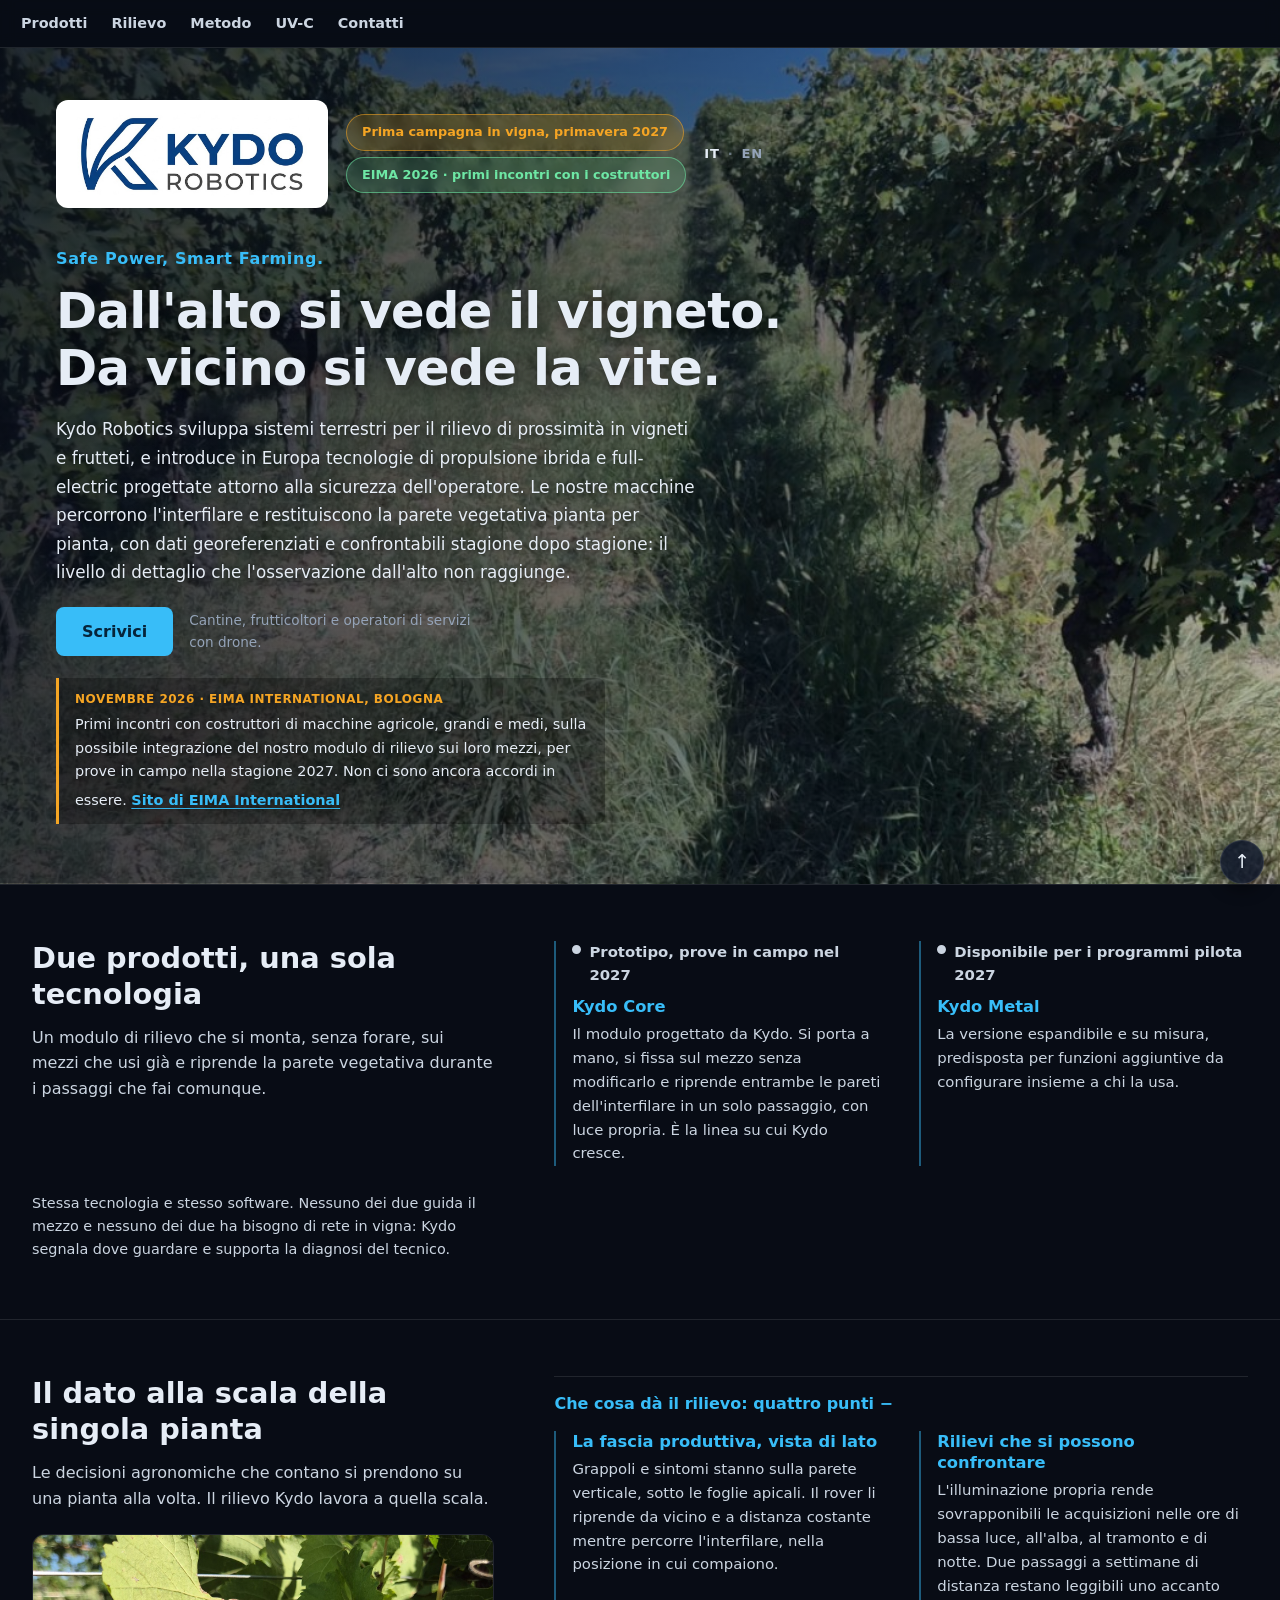
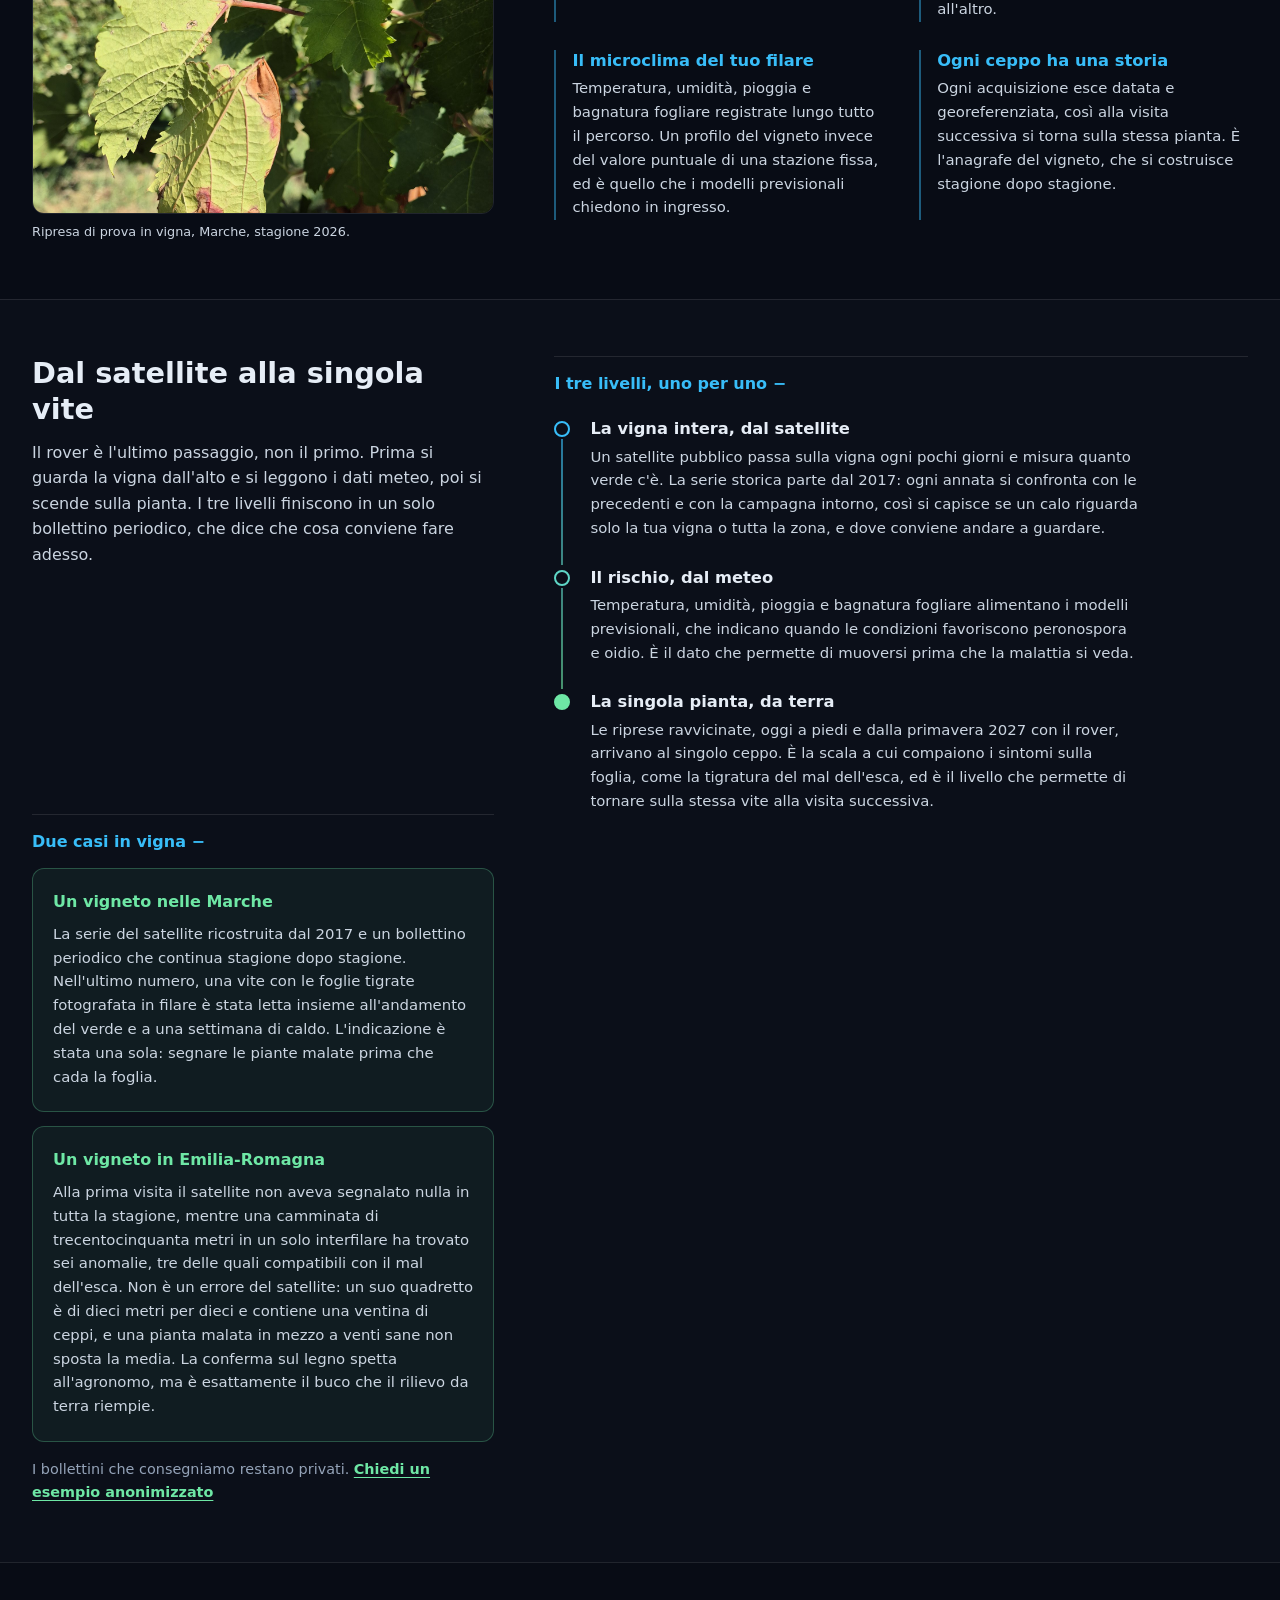
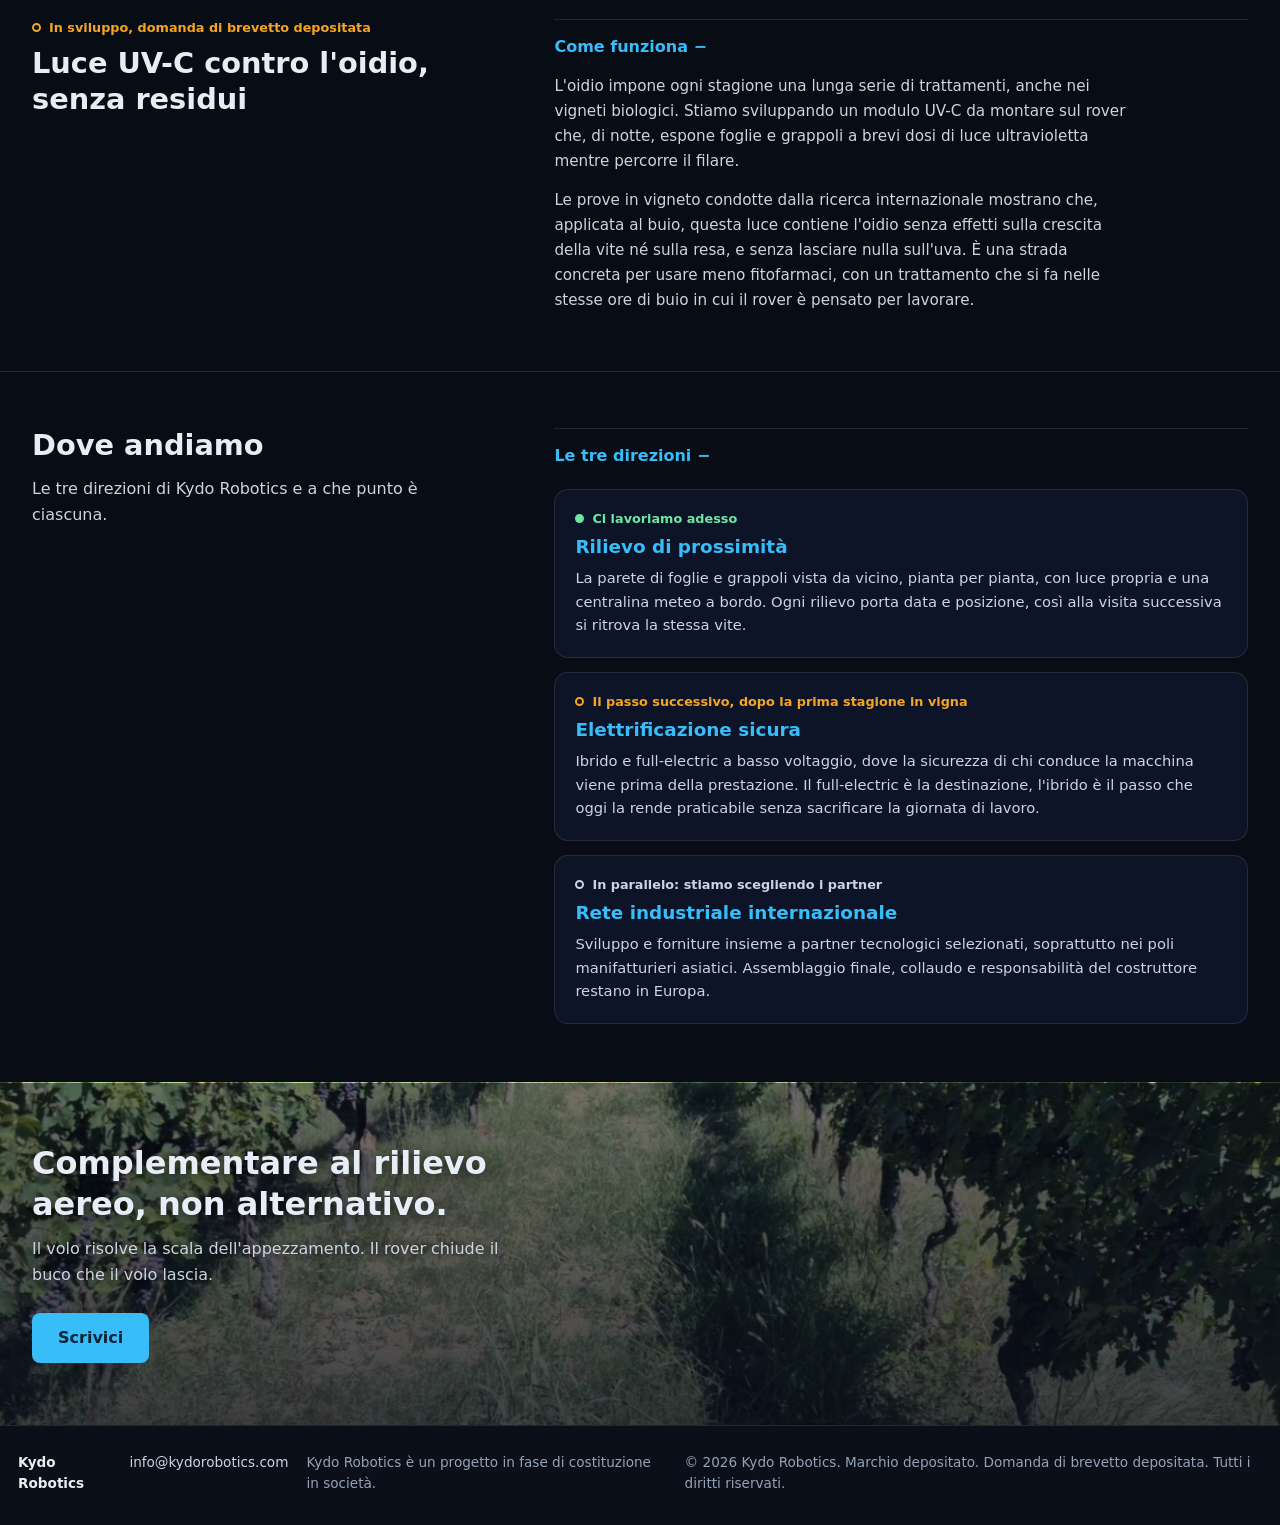
<file: index.html>
<!DOCTYPE html>
<html lang="it">
<head>
    <meta charset="UTF-8">
    <meta name="viewport" content="width=device-width, initial-scale=1.0">
    <title>Kydo Robotics, robotica di prossimità per vigneti e frutteti</title>
    <meta name="description" content="Kydo Robotics sviluppa sistemi terrestri per il rilievo di prossimità in vigneti e frutteti, e introduce in Europa propulsione ibrida e full-electric progettata attorno alla sicurezza dell'operatore. A EIMA 2026 i primi incontri con i costruttori di macchine agricole.">
    <meta name="theme-color" content="#0b0f19">

    <!-- Google Site Verification -->
    <meta name="google-site-verification" content="y5C2DoxCR-_3h6pQVan7bYae3rRYLBRr70b8vzcpdQ8" />

    <!-- Anteprima social -->
    <meta property="og:title" content="Kydo Robotics, robotica di prossimità per vigneti e frutteti">
    <meta property="og:description" content="Dall'alto si vede il vigneto. Da vicino si vede la vite. Rilievo di prossimità e propulsione sicura per la viticoltura. EIMA 2026: primi incontri con i costruttori.">
    <meta property="og:type" content="website">
    <meta property="og:locale" content="it_IT">
    <meta property="og:url" content="https://kydorobotics.com/">
    <meta property="og:image" content="https://kydorobotics.com/image/logo-icon.jpg">

    <link rel="alternate" hreflang="it" href="https://kydorobotics.com/">
    <link rel="alternate" hreflang="en" href="https://kydorobotics.com/en/">
    <link rel="alternate" hreflang="x-default" href="https://kydorobotics.com/">
    <link rel="canonical" href="https://kydorobotics.com/">

    <link rel="icon" href="image/logo-icon.jpg">
    <link rel="stylesheet" href="style.css?v=17">
</head>
<body id="top">

    <!-- ============ Menu delle sezioni (28/11/2026) ============ -->
    <nav class="site-nav" aria-label="Sezioni del sito">
        <ul class="site-nav-list">
            <li><a href="#prodotti">Prodotti</a></li>
            <li><a href="#rilievo">Rilievo</a></li>
            <li><a href="#metodo">Metodo</a></li>
            <li><a href="#uvc">UV-C</a></li>
            <li><a href="#contatti">Contatti</a></li>
        </ul>
    </nav>

    <!-- ============ Apertura ============ -->
    <div class="hero">
        <div class="hero-inner">

            <header class="hero-text">
                <div class="header-top">
                    <a class="logo-wrapper" href="/" aria-label="Kydo Robotics, torna alla home">
                        <img src="image/logo-icon.jpg" alt="Kydo Robotics" class="logo-lockup" width="892" height="324">
                    </a>
                    <div class="badges">
                        <p class="launch-badge">Prima campagna in vigna, primavera 2027</p>
                        <a class="news-badge" href="#eima">EIMA 2026 · primi incontri con i costruttori</a>
                    </div>
                    <p class="lang-switch">
                        <span aria-current="true">IT</span>
                        <a href="en/" hreflang="en" lang="en">EN</a>
                    </p>
                </div>

                <p class="payoff">Safe Power, Smart Farming.</p>

                <h1 class="main-title">Dall'alto si vede il vigneto.<br>Da vicino si vede la vite.</h1>

                <p class="main-description">
                    Kydo Robotics sviluppa sistemi terrestri per il rilievo di prossimità in vigneti e frutteti,
                    e introduce in Europa tecnologie di propulsione ibrida e full-electric progettate attorno
                    alla sicurezza dell'operatore. Le nostre macchine percorrono l'interfilare e restituiscono
                    la parete vegetativa pianta per pianta, con dati georeferenziati e confrontabili stagione
                    dopo stagione: il livello di dettaglio che l'osservazione dall'alto non raggiunge.
                </p>

                <p class="hero-cta">
                    <a class="button" href="mailto:info@kydorobotics.com">Scrivici</a>
                    <span class="cta-note">Cantine, frutticoltori e operatori di servizi con drone.</span>
                </p>

                <!-- Novità: EIMA 2026. Nessun nome di costruttore, nessun accordo in essere. -->
                <p class="hero-news" id="eima">
                    <span class="hero-news-label">Novembre 2026 · EIMA International, Bologna</span>
                    Primi incontri con costruttori di macchine agricole, grandi e medi, sulla possibile
                    integrazione del nostro modulo di rilievo sui loro mezzi, per prove in campo nella
                    stagione 2027. Non ci sono ancora accordi in essere.
                    <a class="hero-news-link" href="https://www.eima.it/it/index.php" target="_blank" rel="noopener">Sito di EIMA International</a>
                </p>
            </header>


        </div>
    </div>

    <!-- ============ Due prodotti (decisione del 28/11/2026). Nessuna immagine di prodotto. ============ -->
    <section class="value products" id="prodotti">
        <div class="value-inner">

            <div class="value-intro">
                <h2 class="section-title">Due prodotti, una sola tecnologia</h2>
                <p class="section-lead">
                    Un modulo di rilievo che si monta, senza forare, sui mezzi che usi già
                    e riprende la parete vegetativa durante i passaggi che fai comunque.
                </p>
            </div>

            <div class="value-grid">

                <article class="value-item">
                    <p class="pillar-status pillar-status-attivo">Prototipo, prove in campo nel 2027</p>
                    <h3 class="value-title">Kydo Core</h3>
                    <p>
                        Il modulo progettato da Kydo. Si porta a mano, si fissa sul mezzo senza
                        modificarlo e riprende entrambe le pareti dell'interfilare in un solo passaggio,
                        con luce propria. È la linea su cui Kydo cresce.
                    </p>
                </article>

                <article class="value-item">
                    <p class="pillar-status pillar-status-attivo">Disponibile per i programmi pilota 2027</p>
                    <h3 class="value-title">Kydo Metal</h3>
                    <p>
                        La versione espandibile e su misura, predisposta per funzioni aggiuntive
                        da configurare insieme a chi la usa.
                    </p>
                </article>

            </div>

            <p class="products-note">
                Stessa tecnologia e stesso software. Nessuno dei due guida il mezzo e nessuno dei due
                ha bisogno di rete in vigna: Kydo segnala dove guardare e supporta la diagnosi del tecnico.
            </p>

        </div>
    </section>

    <!-- ============ Cosa porta a casa il cliente ============ -->
    <section class="value" id="rilievo">
        <div class="value-inner">

            <div class="value-intro">
                <h2 class="section-title">Il dato alla scala della singola pianta</h2>
                <p class="section-lead">
                    Le decisioni agronomiche che contano si prendono su una pianta alla volta.
                    Il rilievo Kydo lavora a quella scala.
                </p>
                <figure class="value-figure">
                    <img class="value-photo" src="image/vigna-parete-foglia.jpg" alt="Parete vegetativa in vigna, foglia con un sintomo sul margine, ripresa da vicino" width="1600" height="1200" loading="lazy">
                    <figcaption class="photo-caption">Ripresa di prova in vigna, Marche, stagione 2026.</figcaption>
                </figure>
            </div>

            <details class="more">
                <summary>Che cosa dà il rilievo: quattro punti</summary>
                <div class="value-grid">
    
                    <article class="value-item">
                        <h3 class="value-title">La fascia produttiva, vista di lato</h3>
                        <p>
                            Grappoli e sintomi stanno sulla parete verticale, sotto le foglie apicali.
                            Il rover li riprende da vicino e a distanza costante mentre percorre l'interfilare,
                            nella posizione in cui compaiono.
                        </p>
                    </article>
    
                    <article class="value-item">
                        <h3 class="value-title">Rilievi che si possono confrontare</h3>
                        <p>
                            L'illuminazione propria rende sovrapponibili le acquisizioni nelle ore di bassa luce,
                            all'alba, al tramonto e di notte. Due passaggi a settimane di distanza restano
                            leggibili uno accanto all'altro.
                        </p>
                    </article>
    
                    <article class="value-item">
                        <h3 class="value-title">Il microclima del tuo filare</h3>
                        <p>
                            Temperatura, umidità, pioggia e bagnatura fogliare registrate lungo tutto il percorso.
                            Un profilo del vigneto invece del valore puntuale di una stazione fissa, ed è quello
                            che i modelli previsionali chiedono in ingresso.
                        </p>
                    </article>
    
                    <article class="value-item">
                        <h3 class="value-title">Ogni ceppo ha una storia</h3>
                        <p>
                            Ogni acquisizione esce datata e georeferenziata, così alla visita successiva si torna
                            sulla stessa pianta. È l'anagrafe del vigneto, che si costruisce stagione dopo stagione.
                        </p>
                    </article>
    
                </div>
            </details>

        </div>
    </section>

    <!-- ============ Il metodo: satellite, meteo, pianta ============ -->
    <section class="method" id="metodo">
        <div class="method-inner">

            <div class="method-intro">
                <h2 class="section-title">Dal satellite alla singola vite</h2>
                <p class="section-lead">
                    Il rover è l'ultimo passaggio, non il primo. Prima si guarda la vigna dall'alto
                    e si leggono i dati meteo, poi si scende sulla pianta. I tre livelli finiscono in un
                    solo bollettino periodico, che dice che cosa conviene fare adesso.
                </p>
            </div>

            <details class="more">
                <summary>I tre livelli, uno per uno</summary>
                <ol class="method-levels">
    
                    <li class="level">
                        <h3 class="level-title">La vigna intera, dal satellite</h3>
                        <p>
                            Un satellite pubblico passa sulla vigna ogni pochi giorni e misura quanto verde c'è.
                            La serie storica parte dal 2017: ogni annata si confronta con le precedenti e con la
                            campagna intorno, così si capisce se un calo riguarda solo la tua vigna o tutta la zona,
                            e dove conviene andare a guardare.
                        </p>
                    </li>
    
                    <li class="level">
                        <h3 class="level-title">Il rischio, dal meteo</h3>
                        <p>
                            Temperatura, umidità, pioggia e bagnatura fogliare alimentano i modelli previsionali,
                            che indicano quando le condizioni favoriscono peronospora e oidio. È il dato che
                            permette di muoversi prima che la malattia si veda.
                        </p>
                    </li>
    
                    <li class="level">
                        <h3 class="level-title">La singola pianta, da terra</h3>
                        <p>
                            Le riprese ravvicinate, oggi a piedi e dalla primavera 2027 con il rover, arrivano
                            al singolo ceppo. È la scala a cui compaiono i sintomi sulla foglia, come la tigratura
                            del mal dell'esca, ed è il livello che permette di tornare sulla stessa vite alla
                            visita successiva.
                        </p>
                    </li>
    
                </ol>
            </details>

            <details class="more">
                <summary>Due casi in vigna</summary>
                <div class="proof-list">
    
                    <aside class="method-proof" aria-label="Il metodo al lavoro, primo vigneto">
                        <p class="proof-title">Un vigneto nelle Marche</p>
                        <p class="proof-text">
                            La serie del satellite ricostruita dal 2017 e un bollettino periodico che continua
                            stagione dopo stagione. Nell'ultimo numero, una vite con le foglie tigrate fotografata
                            in filare è stata letta insieme all'andamento del verde e a una settimana di caldo.
                            L'indicazione è stata una sola: segnare le piante malate prima che cada la foglia.
                        </p>
                    </aside>
    
                    <aside class="method-proof" aria-label="Il metodo al lavoro, secondo vigneto">
                        <p class="proof-title">Un vigneto in Emilia-Romagna</p>
                        <p class="proof-text">
                            Alla prima visita il satellite non aveva segnalato nulla in tutta la stagione, mentre
                            una camminata di trecentocinquanta metri in un solo interfilare ha trovato sei anomalie,
                            tre delle quali compatibili con il mal dell'esca. Non è un errore del satellite: un suo
                            quadretto è di dieci metri per dieci e contiene una ventina di ceppi, e una pianta
                            malata in mezzo a venti sane non sposta la media. La conferma sul legno spetta
                            all'agronomo, ma è esattamente il buco che il rilievo da terra riempie.
                        </p>
                    </aside>
    
                </div>
            </details>

            <p class="proof-cta">
                I bollettini che consegniamo restano privati.
                <a class="proof-link" href="mailto:info@kydorobotics.com?subject=Bollettino%20di%20esempio">Chiedi un esempio anonimizzato</a>
            </p>

        </div>
    </section>

    <!-- ============ UV-C: in sviluppo ============ -->
    <section class="uvc" id="uvc">
        <div class="uvc-inner">

            <div class="uvc-intro">
                <p class="pillar-status pillar-status-prossimo">In sviluppo, domanda di brevetto depositata</p>
                <h2 class="section-title">Luce UV-C contro l'oidio, senza residui</h2>
            </div>

            <details class="more">
                <summary>Come funziona</summary>
                <div class="uvc-text">
                    <p>
                        L'oidio impone ogni stagione una lunga serie di trattamenti, anche nei vigneti biologici.
                        Stiamo sviluppando un modulo UV-C da montare sul rover che, di notte, espone foglie e
                        grappoli a brevi dosi di luce ultravioletta mentre percorre il filare.
                    </p>
                    <p>
                        Le prove in vigneto condotte dalla ricerca internazionale mostrano che, applicata al buio,
                        questa luce contiene l'oidio senza effetti sulla crescita della vite né sulla resa, e senza
                        lasciare nulla sull'uva. È una strada concreta per usare meno fitofarmaci, con un trattamento
                        che si fa nelle stesse ore di buio in cui il rover è pensato per lavorare.
                    </p>
                </div>
            </details>

        </div>
    </section>

    <!-- ============ Dove andiamo: i tre pilastri, spostati dall'apertura il 28/11/2026 ============ -->
    <section class="value directions" id="direzioni">
        <div class="value-inner">
            <div class="value-intro">
                <h2 class="section-title">Dove andiamo</h2>
                <p class="section-lead">Le tre direzioni di Kydo Robotics e a che punto è ciascuna.</p>
            </div>
            <details class="more">
                <summary>Le tre direzioni</summary>
                <section class="pillars pillars-lower" aria-label="I tre pilastri di Kydo Robotics">

                    <article class="pillar">
                        <p class="pillar-status pillar-status-attivo">Ci lavoriamo adesso</p>
                        <h3 class="pillar-title">Rilievo di prossimità</h3>
                        <p class="pillar-text">
                            La parete di foglie e grappoli vista da vicino, pianta per pianta, con luce propria
                            e una centralina meteo a bordo. Ogni rilievo porta data e posizione, così alla visita
                            successiva si ritrova la stessa vite.
                        </p>
                    </article>

                    <article class="pillar">
                        <p class="pillar-status pillar-status-prossimo">Il passo successivo, dopo la prima stagione in vigna</p>
                        <h3 class="pillar-title">Elettrificazione sicura</h3>
                        <p class="pillar-text">
                            Ibrido e full-electric a basso voltaggio, dove la sicurezza di chi conduce la macchina
                            viene prima della prestazione. Il full-electric è la destinazione, l'ibrido è il passo
                            che oggi la rende praticabile senza sacrificare la giornata di lavoro.
                        </p>
                    </article>

                    <article class="pillar">
                        <p class="pillar-status pillar-status-parallelo">In parallelo: stiamo scegliendo i partner</p>
                        <h3 class="pillar-title">Rete industriale internazionale</h3>
                        <p class="pillar-text">
                            Sviluppo e forniture insieme a partner tecnologici selezionati, soprattutto nei poli
                            manifatturieri asiatici. Assemblaggio finale, collaudo e responsabilità del costruttore
                            restano in Europa.
                        </p>
                    </article>

                </section>
            </details>
        </div>
    </section>

    <!-- ============ Chiusura ============ -->
    <section class="closing" id="contatti">
        <div class="closing-inner">
            <p class="closing-line">Complementare al rilievo aereo, non alternativo.</p>
            <p class="closing-text">
                Il volo risolve la scala dell'appezzamento. Il rover chiude il buco che il volo lascia.
            </p>
            <p class="closing-cta">
                <a class="button" href="mailto:info@kydorobotics.com">Scrivici</a>
            </p>
        </div>
    </section>

    <footer class="main-footer">
        <div class="footer-inner">
            <p class="footer-brand">Kydo Robotics</p>
            <p class="footer-contact"><a href="mailto:info@kydorobotics.com">info@kydorobotics.com</a></p>
            <p class="footer-legal">Kydo Robotics è un progetto in fase di costituzione in società.</p>
            <p class="footer-legal">&copy; 2026 Kydo Robotics. Marchio depositato. Domanda di brevetto depositata. Tutti i diritti riservati.</p>
        </div>
    </footer>

    <a class="to-top" href="#top" aria-label="Torna su">&uarr;</a>

    <script>
        /* Su schermi larghi le tendine partono aperte: c'è spazio per leggere tutto. */
        if (window.matchMedia('(min-width: 1024px)').matches) {
            document.querySelectorAll('details.more').forEach(function (d) { d.open = true; });
        }
    </script>

</body>
</html>
</file>
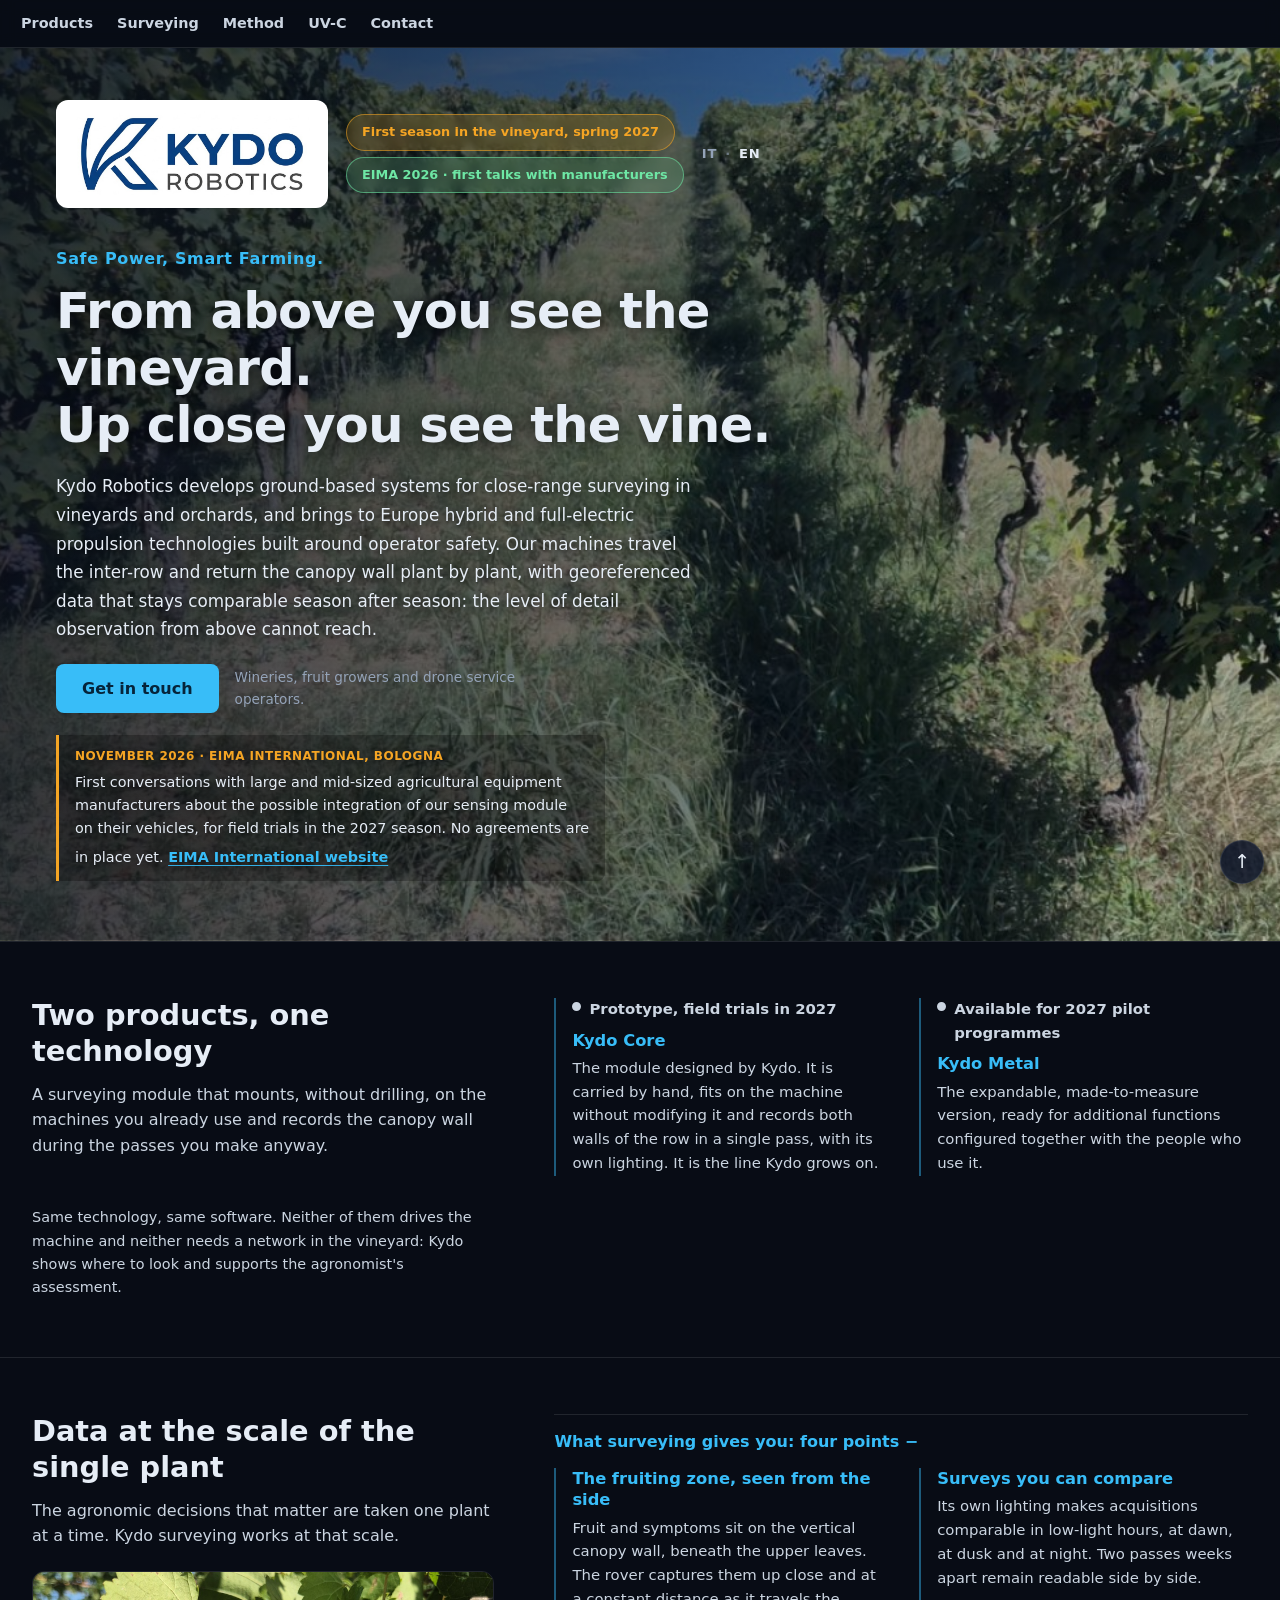
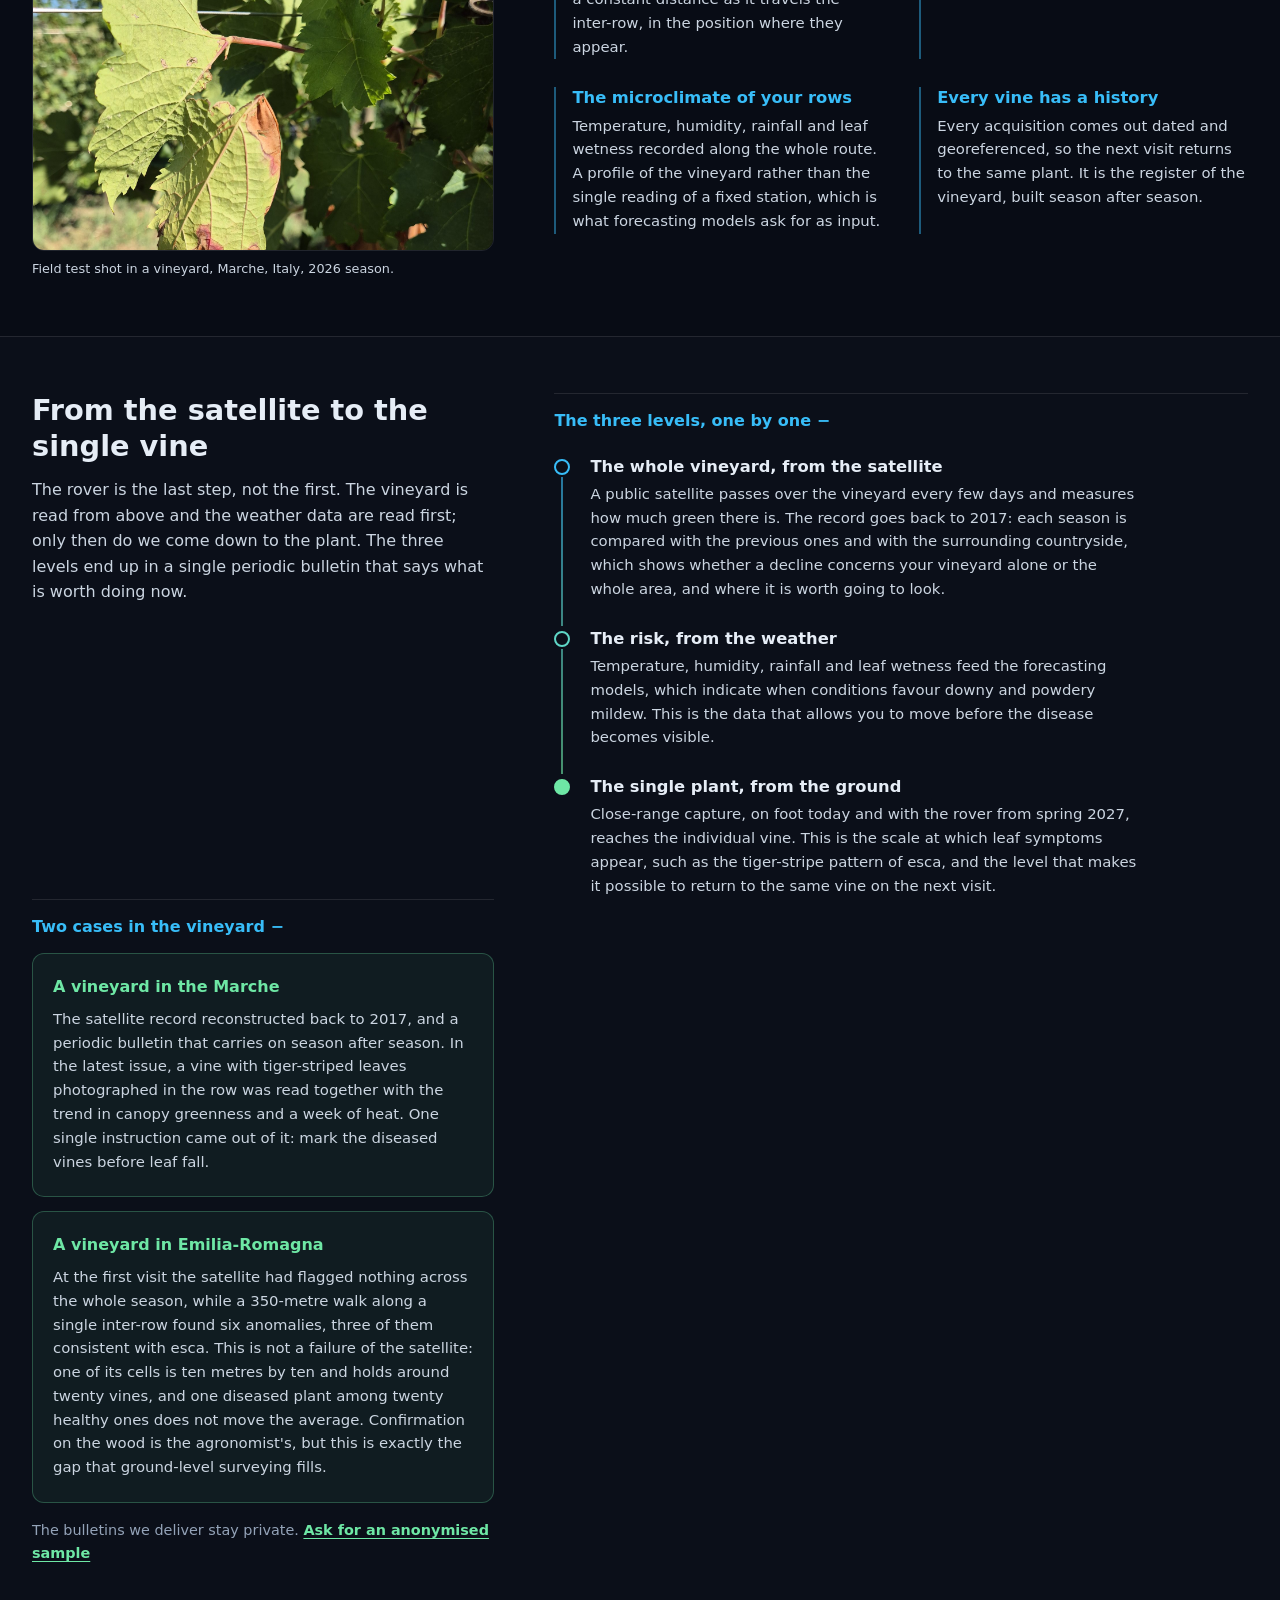
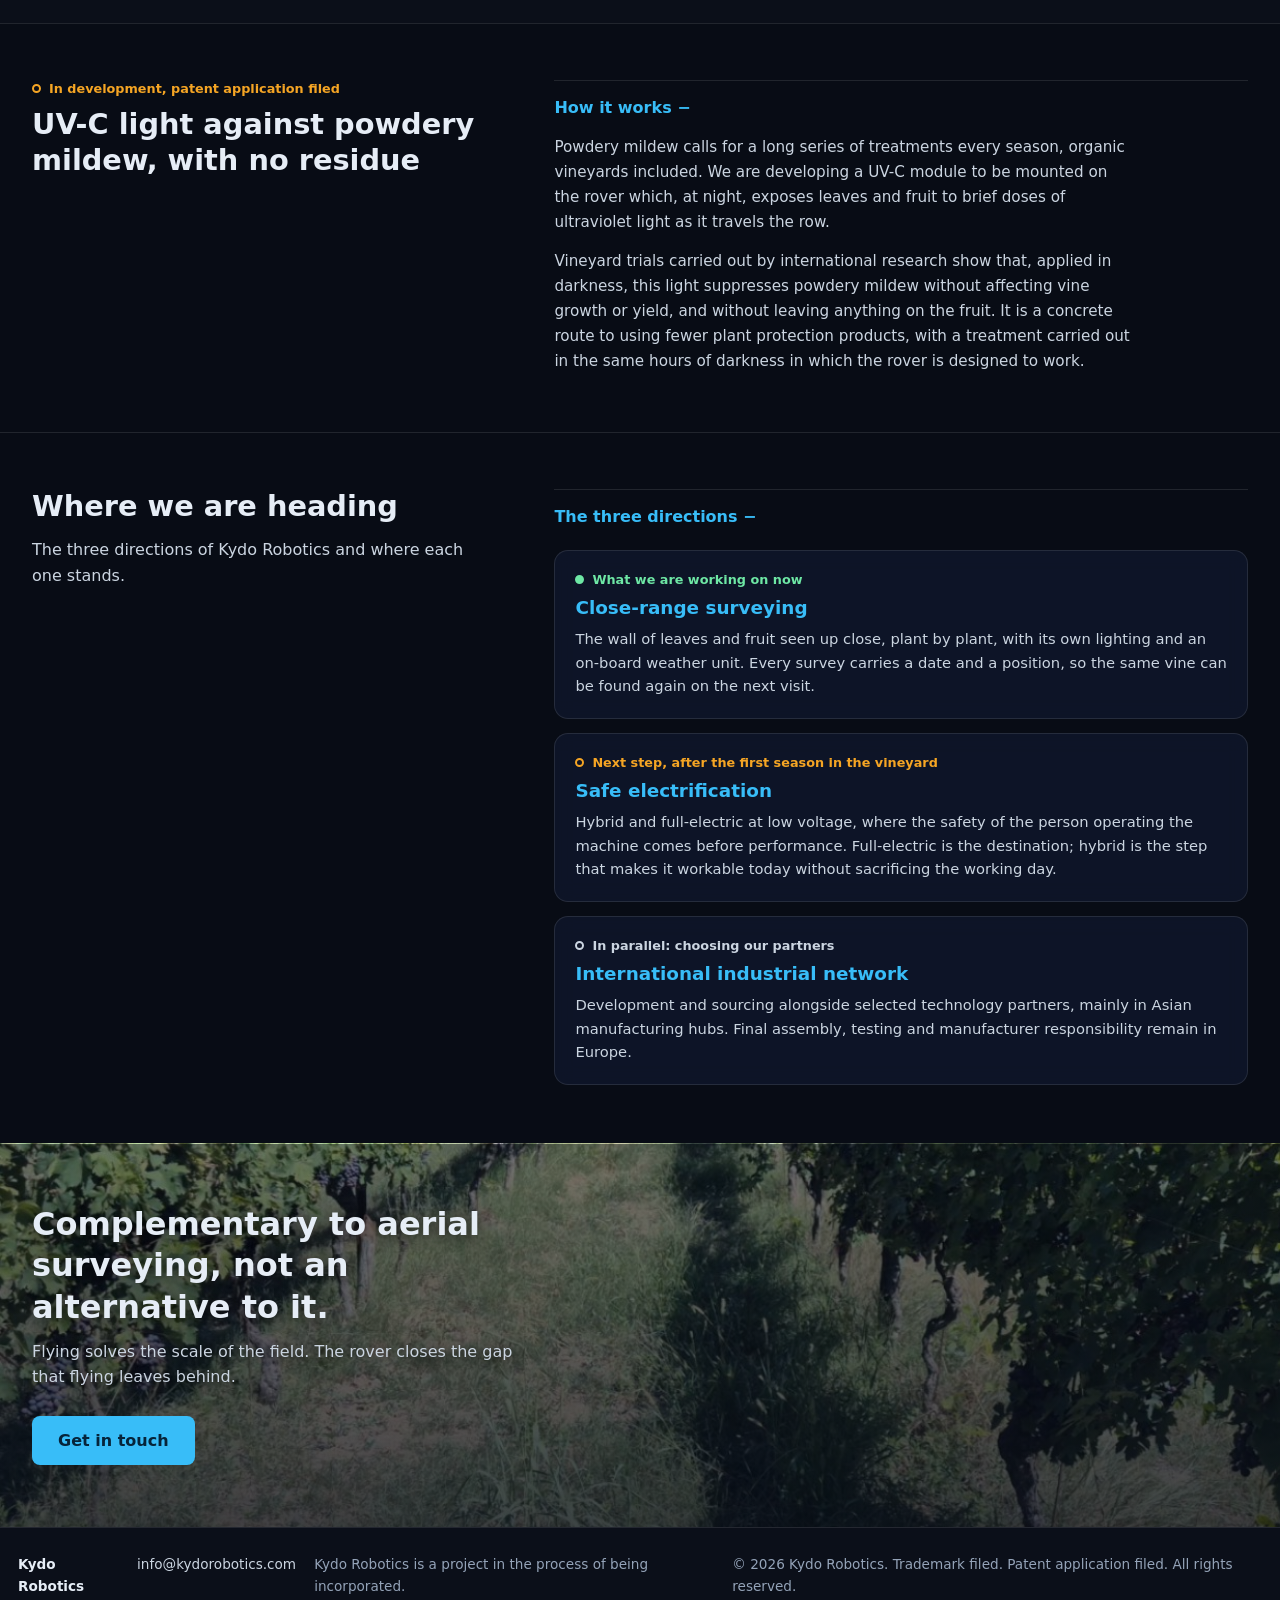
<file: en/index.html>
<html lang="en">
<head>
    <meta charset="UTF-8">
    <meta name="viewport" content="width=device-width, initial-scale=1.0">
    <title>Kydo Robotics, close-range robotics for vineyards and orchards</title>
    <meta name="description" content="Kydo Robotics develops ground-based systems for close-range surveying in vineyards and orchards, and brings to Europe hybrid and full-electric propulsion built around operator safety. At EIMA 2026, first talks with agricultural equipment manufacturers.">
    <meta name="theme-color" content="#0b0f19">

    <!-- Social preview -->
    <meta property="og:title" content="Kydo Robotics, close-range robotics for vineyards and orchards">
    <meta property="og:description" content="From above you see the vineyard. Up close you see the vine. Close-range surveying and safe propulsion for viticulture. EIMA 2026: first talks with manufacturers.">
    <meta property="og:type" content="website">
    <meta property="og:locale" content="en_GB">
    <meta property="og:locale:alternate" content="it_IT">
    <meta property="og:url" content="https://kydorobotics.com/en/">
    <meta property="og:image" content="https://kydorobotics.com/image/logo-icon.jpg">

    <link rel="alternate" hreflang="it" href="https://kydorobotics.com/">
    <link rel="alternate" hreflang="en" href="https://kydorobotics.com/en/">
    <link rel="alternate" hreflang="x-default" href="https://kydorobotics.com/">
    <link rel="canonical" href="https://kydorobotics.com/en/">

    <link rel="icon" href="../image/logo-icon.jpg">
    <link rel="stylesheet" href="../style.css?v=17">
</head>
<body id="top">

    <!-- ============ Menu delle sezioni (28/11/2026) ============ -->
    <nav class="site-nav" aria-label="Site sections">
        <ul class="site-nav-list">
            <li><a href="#products">Products</a></li>
            <li><a href="#surveying">Surveying</a></li>
            <li><a href="#method">Method</a></li>
            <li><a href="#uvc">UV-C</a></li>
            <li><a href="#contact">Contact</a></li>
        </ul>
    </nav>

    <!-- ============ Hero ============ -->
    <div class="hero">
        <div class="hero-inner">

            <header class="hero-text">
                <div class="header-top">
                    <a class="logo-wrapper" href="/en/" aria-label="Kydo Robotics, back to home">
                        <img src="../image/logo-icon.jpg" alt="Kydo Robotics" class="logo-lockup" width="892" height="324">
                    </a>
                    <div class="badges">
                        <p class="launch-badge">First season in the vineyard, spring 2027</p>
                        <a class="news-badge" href="#eima">EIMA 2026 · first talks with manufacturers</a>
                    </div>
                    <p class="lang-switch">
                        <a href="../" hreflang="it" lang="it">IT</a>
                        <span aria-current="true">EN</span>
                    </p>
                </div>

                <p class="payoff">Safe Power, Smart Farming.</p>

                <h1 class="main-title">From above you see the vineyard.<br>Up close you see the vine.</h1>

                <p class="main-description">
                    Kydo Robotics develops ground-based systems for close-range surveying in vineyards and
                    orchards, and brings to Europe hybrid and full-electric propulsion technologies built
                    around operator safety. Our machines travel the inter-row and return the canopy wall
                    plant by plant, with georeferenced data that stays comparable season after season:
                    the level of detail observation from above cannot reach.
                </p>

                <p class="hero-cta">
                    <a class="button" href="mailto:info@kydorobotics.com">Get in touch</a>
                    <span class="cta-note">Wineries, fruit growers and drone service operators.</span>
                </p>

                <!-- News: EIMA 2026. No manufacturer names, no agreements in place. -->
                <p class="hero-news" id="eima">
                    <span class="hero-news-label">November 2026 · EIMA International, Bologna</span>
                    First conversations with large and mid-sized agricultural equipment manufacturers
                    about the possible integration of our sensing module on their vehicles, for field
                    trials in the 2027 season. No agreements are in place yet.
                    <a class="hero-news-link" href="https://www.eima.it/en/index.php" target="_blank" rel="noopener">EIMA International website</a>
                </p>
            </header>


        </div>
    </div>

    <!-- ============ Two products (decision of 28/11/2026). No product images. ============ -->
    <section class="value products" id="products">
        <div class="value-inner">

            <div class="value-intro">
                <h2 class="section-title">Two products, one technology</h2>
                <p class="section-lead">
                    A surveying module that mounts, without drilling, on the machines you already use
                    and records the canopy wall during the passes you make anyway.
                </p>
            </div>

            <div class="value-grid">

                <article class="value-item">
                    <p class="pillar-status pillar-status-attivo">Prototype, field trials in 2027</p>
                    <h3 class="value-title">Kydo Core</h3>
                    <p>
                        The module designed by Kydo. It is carried by hand, fits on the machine without
                        modifying it and records both walls of the row in a single pass, with its own
                        lighting. It is the line Kydo grows on.
                    </p>
                </article>

                <article class="value-item">
                    <p class="pillar-status pillar-status-attivo">Available for 2027 pilot programmes</p>
                    <h3 class="value-title">Kydo Metal</h3>
                    <p>
                        The expandable, made-to-measure version, ready for additional functions
                        configured together with the people who use it.
                    </p>
                </article>

            </div>

            <p class="products-note">
                Same technology, same software. Neither of them drives the machine and neither needs
                a network in the vineyard: Kydo shows where to look and supports the agronomist's assessment.
            </p>

        </div>
    </section>

    <!-- ============ What the customer takes home ============ -->
    <section class="value" id="surveying">
        <div class="value-inner">

            <div class="value-intro">
                <h2 class="section-title">Data at the scale of the single plant</h2>
                <p class="section-lead">
                    The agronomic decisions that matter are taken one plant at a time.
                    Kydo surveying works at that scale.
                </p>
                <figure class="value-figure">
                    <img class="value-photo" src="../image/vigna-parete-foglia.jpg" alt="Vineyard canopy wall, a leaf with a symptom on its margin, photographed at close range" width="1600" height="1200" loading="lazy">
                    <figcaption class="photo-caption">Field test shot in a vineyard, Marche, Italy, 2026 season.</figcaption>
                </figure>
            </div>

            <details class="more">
                <summary>What surveying gives you: four points</summary>
                <div class="value-grid">
    
                    <article class="value-item">
                        <h3 class="value-title">The fruiting zone, seen from the side</h3>
                        <p>
                            Fruit and symptoms sit on the vertical canopy wall, beneath the upper leaves.
                            The rover captures them up close and at a constant distance as it travels the
                            inter-row, in the position where they appear.
                        </p>
                    </article>
    
                    <article class="value-item">
                        <h3 class="value-title">Surveys you can compare</h3>
                        <p>
                            Its own lighting makes acquisitions comparable in low-light hours, at dawn, at
                            dusk and at night. Two passes weeks apart remain readable side by side.
                        </p>
                    </article>
    
                    <article class="value-item">
                        <h3 class="value-title">The microclimate of your rows</h3>
                        <p>
                            Temperature, humidity, rainfall and leaf wetness recorded along the whole route.
                            A profile of the vineyard rather than the single reading of a fixed station, which
                            is what forecasting models ask for as input.
                        </p>
                    </article>
    
                    <article class="value-item">
                        <h3 class="value-title">Every vine has a history</h3>
                        <p>
                            Every acquisition comes out dated and georeferenced, so the next visit returns to
                            the same plant. It is the register of the vineyard, built season after season.
                        </p>
                    </article>
    
                </div>
            </details>

        </div>
    </section>

    <!-- ============ Method: satellite, weather, plant ============ -->
    <section class="method" id="method">
        <div class="method-inner">

            <div class="method-intro">
                <h2 class="section-title">From the satellite to the single vine</h2>
                <p class="section-lead">
                    The rover is the last step, not the first. The vineyard is read from above and the
                    weather data are read first; only then do we come down to the plant. The three levels
                    end up in a single periodic bulletin that says what is worth doing now.
                </p>
            </div>

            <details class="more">
                <summary>The three levels, one by one</summary>
                <ol class="method-levels">
    
                    <li class="level">
                        <h3 class="level-title">The whole vineyard, from the satellite</h3>
                        <p>
                            A public satellite passes over the vineyard every few days and measures how much
                            green there is. The record goes back to 2017: each season is compared with the
                            previous ones and with the surrounding countryside, which shows whether a decline
                            concerns your vineyard alone or the whole area, and where it is worth going to look.
                        </p>
                    </li>
    
                    <li class="level">
                        <h3 class="level-title">The risk, from the weather</h3>
                        <p>
                            Temperature, humidity, rainfall and leaf wetness feed the forecasting models, which
                            indicate when conditions favour downy and powdery mildew. This is the data that
                            allows you to move before the disease becomes visible.
                        </p>
                    </li>
    
                    <li class="level">
                        <h3 class="level-title">The single plant, from the ground</h3>
                        <p>
                            Close-range capture, on foot today and with the rover from spring 2027, reaches the
                            individual vine. This is the scale at which leaf symptoms appear, such as the
                            tiger-stripe pattern of esca, and the level that makes it possible to return to the
                            same vine on the next visit.
                        </p>
                    </li>
    
                </ol>
            </details>

            <details class="more">
                <summary>Two cases in the vineyard</summary>
                <div class="proof-list">
    
                    <aside class="method-proof" aria-label="The method at work, first vineyard">
                        <p class="proof-title">A vineyard in the Marche</p>
                        <p class="proof-text">
                            The satellite record reconstructed back to 2017, and a periodic bulletin that carries
                            on season after season. In the latest issue, a vine with tiger-striped leaves
                            photographed in the row was read together with the trend in canopy greenness and a week
                            of heat. One single instruction came out of it: mark the diseased vines before leaf fall.
                        </p>
                    </aside>
    
                    <aside class="method-proof" aria-label="The method at work, second vineyard">
                        <p class="proof-title">A vineyard in Emilia-Romagna</p>
                        <p class="proof-text">
                            At the first visit the satellite had flagged nothing across the whole season, while a
                            350-metre walk along a single inter-row found six anomalies, three of them consistent
                            with esca. This is not a failure of the satellite: one of its cells is ten metres by ten
                            and holds around twenty vines, and one diseased plant among twenty healthy ones does not
                            move the average. Confirmation on the wood is the agronomist's, but this is exactly the
                            gap that ground-level surveying fills.
                        </p>
                    </aside>
    
                </div>
            </details>

            <p class="proof-cta">
                The bulletins we deliver stay private.
                <a class="proof-link" href="mailto:info@kydorobotics.com?subject=Sample%20bulletin">Ask for an anonymised sample</a>
            </p>

        </div>
    </section>

    <!-- ============ UV-C: in development ============ -->
    <section class="uvc" id="uvc">
        <div class="uvc-inner">

            <div class="uvc-intro">
                <p class="pillar-status pillar-status-prossimo">In development, patent application filed</p>
                <h2 class="section-title">UV-C light against powdery mildew, with no residue</h2>
            </div>

            <details class="more">
                <summary>How it works</summary>
                <div class="uvc-text">
                    <p>
                        Powdery mildew calls for a long series of treatments every season, organic vineyards
                        included. We are developing a UV-C module to be mounted on the rover which, at night,
                        exposes leaves and fruit to brief doses of ultraviolet light as it travels the row.
                    </p>
                    <p>
                        Vineyard trials carried out by international research show that, applied in darkness,
                        this light suppresses powdery mildew without affecting vine growth or yield, and without
                        leaving anything on the fruit. It is a concrete route to using fewer plant protection
                        products, with a treatment carried out in the same hours of darkness in which the rover
                        is designed to work.
                    </p>
                </div>
            </details>

        </div>
    </section>

    <!-- ============ Closing ============ -->
    <!-- ============ Dove andiamo: i tre pilastri, spostati dall'apertura il 28/11/2026 ============ -->
    <section class="value directions" id="directions">
        <div class="value-inner">
            <div class="value-intro">
                <h2 class="section-title">Where we are heading</h2>
                <p class="section-lead">The three directions of Kydo Robotics and where each one stands.</p>
            </div>
            <details class="more">
                <summary>The three directions</summary>
                <section class="pillars pillars-lower" aria-label="The three pillars of Kydo Robotics">

                    <article class="pillar">
                        <p class="pillar-status pillar-status-attivo">What we are working on now</p>
                        <h3 class="pillar-title">Close-range surveying</h3>
                        <p class="pillar-text">
                            The wall of leaves and fruit seen up close, plant by plant, with its own lighting
                            and an on-board weather unit. Every survey carries a date and a position, so the
                            same vine can be found again on the next visit.
                        </p>
                    </article>

                    <article class="pillar">
                        <p class="pillar-status pillar-status-prossimo">Next step, after the first season in the vineyard</p>
                        <h3 class="pillar-title">Safe electrification</h3>
                        <p class="pillar-text">
                            Hybrid and full-electric at low voltage, where the safety of the person operating
                            the machine comes before performance. Full-electric is the destination; hybrid is
                            the step that makes it workable today without sacrificing the working day.
                        </p>
                    </article>

                    <article class="pillar">
                        <p class="pillar-status pillar-status-parallelo">In parallel: choosing our partners</p>
                        <h3 class="pillar-title">International industrial network</h3>
                        <p class="pillar-text">
                            Development and sourcing alongside selected technology partners, mainly in Asian
                            manufacturing hubs. Final assembly, testing and manufacturer responsibility remain
                            in Europe.
                        </p>
                    </article>

                </section>
            </details>
        </div>
    </section>

    <section class="closing" id="contact">
        <div class="closing-inner">
            <p class="closing-line">Complementary to aerial surveying, not an alternative to it.</p>
            <p class="closing-text">
                Flying solves the scale of the field. The rover closes the gap that flying leaves behind.
            </p>
            <p class="closing-cta">
                <a class="button" href="mailto:info@kydorobotics.com">Get in touch</a>
            </p>
        </div>
    </section>

    <footer class="main-footer">
        <div class="footer-inner">
            <p class="footer-brand">Kydo Robotics</p>
            <p class="footer-contact"><a href="mailto:info@kydorobotics.com">info@kydorobotics.com</a></p>
            <p class="footer-legal">Kydo Robotics is a project in the process of being incorporated.</p>
            <p class="footer-legal">&copy; 2026 Kydo Robotics. Trademark filed. Patent application filed. All rights reserved.</p>
        </div>
    </footer>

    <a class="to-top" href="#top" aria-label="Back to top">&uarr;</a>

    <script>
        /* Su schermi larghi le tendine partono aperte: c'è spazio per leggere tutto. */
        if (window.matchMedia('(min-width: 1024px)').matches) {
            document.querySelectorAll('details.more').forEach(function (d) { d.open = true; });
        }
    </script>

</body>
</html>
</file>
<file: style.css>
/* =========================================================
   Kydo Robotics — foglio di stile
   Mobile first: le regole base valgono per lo smartphone,
   le media query aggiungono tablet (>=720px) e desktop (>=1024px).
   ========================================================= */

:root {
    --blu-fondo: #0b0f19;
    --blu-scuro: #080c15;
    --blu-pannello: rgba(15, 23, 42, 0.86);
    --azzurro: #38bdf8;
    --verde: #6ee7a5;
    --ambra: #f5a524;
    --testo: #e6edf6;
    --testo-secondario: #cbd5e1;
    --etichetta: #94a3b8;
    --bordo: rgba(255, 255, 255, 0.10);
    --larghezza: 1280px;
}

*, *::before, *::after {
    box-sizing: border-box;
}

html {
    -webkit-text-size-adjust: 100%;
    scroll-behavior: smooth;
}

body {
    margin: 0;
    font-family: system-ui, 'Segoe UI', Tahoma, Geneva, Verdana, sans-serif;
    color: var(--testo);
    background-color: var(--blu-fondo);
    -webkit-font-smoothing: antialiased;
    line-height: 1.6;
}

img {
    max-width: 100%;
    height: auto;
}

a {
    color: var(--azzurro);
}

a:focus-visible,
.logo-wrapper:focus-visible {
    outline: 3px solid var(--azzurro);
    outline-offset: 3px;
    border-radius: 4px;
}

/* =========================================================
   Apertura
   I percorsi delle immagini sono relativi (image/...), non
   assoluti (/image/...), così funzionano anche in locale e in
   sottocartella. Sotto la foto c'è una sfumatura di riserva:
   se l'immagine manca, la pagina resta leggibile.
   Il velo scuro sopra la foto è più leggero che in precedenza:
   il vigneto si deve vedere, il testo deve restare leggibile.
   ========================================================= */
.hero {
    padding: 26px 18px 34px;
    background-color: var(--blu-fondo);
    background-image:
        linear-gradient(rgba(8, 13, 24, 0.45), rgba(8, 13, 24, 0.72)),
        url('image/vigna-interfilare-sfondo.jpg'),
        radial-gradient(120% 80% at 20% 0%, #1d3a2c 0%, #101a26 55%, #0b0f19 100%);
    background-size: cover, cover, cover;
    background-position: center, center, center;
    background-repeat: no-repeat, no-repeat, no-repeat;
}

.hero-inner {
    max-width: var(--larghezza);
    margin: 0 auto;
}

/* Su telefono e tablet il testo di apertura appoggia direttamente sulla
   fotografia, che nella parte destra è chiara. Un pannello semitrasparente
   con sfocatura dietro il testo tiene alto il contrasto senza rimettere
   buio su tutta l'immagine: lo sfondo continua a vedersi attorno e
   attraverso. Su desktop il pannello sparisce, perché lì il velo è già
   fitto sotto la colonna del testo. */
.hero-text {
    background: linear-gradient(rgba(8, 13, 24, 0.68), rgba(8, 13, 24, 0.58));
    -webkit-backdrop-filter: blur(7px);
    backdrop-filter: blur(7px);
    border: 1px solid rgba(255, 255, 255, 0.08);
    border-radius: 16px;
    padding: 20px 18px 22px;
    margin-bottom: 30px;
}

/* --- Intestazione ---
   Su telefono il logo sta su una riga tutta sua, altrimenti per
   stare accanto al badge dovrebbe rimpicciolirsi fino a non
   leggersi più la parola ROBOTICS. */
.header-top {
    display: flex;
    flex-direction: column;
    align-items: flex-start;
    gap: 14px;
    margin-bottom: 26px;
}

/* Il logo è un JPG su fondo bianco: sta dentro una targhetta chiara,
   altrimenti sul fondo scuro si vedrebbe un rettangolo bianco netto.
   È un marchio orizzontale, quindi si dimensiona in larghezza. */
.logo-wrapper {
    display: inline-flex;
    align-items: center;
    background: #fff;
    padding: 11px 18px;
    border-radius: 12px;
    line-height: 0;
    text-decoration: none;
}

.logo-lockup {
    width: 178px;
    height: auto;
    display: block;
}

/* I due badge in testata, uno sotto l'altro. */
.badges {
    display: flex;
    flex-direction: column;
    align-items: flex-start;
    gap: 6px;
}

/* Badge EIMA: stesso formato del badge di lancio, verde, porta al riquadro #eima. */
.news-badge {
    display: inline-block;
    background-color: rgba(110, 231, 165, 0.14);
    border: 1px solid rgba(110, 231, 165, 0.55);
    color: var(--verde);
    padding: 7px 15px;
    border-radius: 999px;
    font-size: 0.8rem;
    font-weight: 600;
    text-decoration: none;
    -webkit-backdrop-filter: blur(6px);
    backdrop-filter: blur(6px);
}

.news-badge:hover,
.news-badge:focus-visible {
    background-color: rgba(110, 231, 165, 0.26);
}

.launch-badge {
    margin: 0;
    background-color: rgba(245, 165, 36, 0.16);
    border: 1px solid rgba(245, 165, 36, 0.55);
    color: var(--ambra);
    padding: 7px 15px;
    border-radius: 999px;
    font-size: 0.8rem;
    font-weight: 600;
    -webkit-backdrop-filter: blur(6px);
    backdrop-filter: blur(6px);
}

/* Scambio di lingua: la lingua in cui si sta leggendo non è un
   collegamento, l'altra sì. */
.lang-switch {
    display: flex;
    align-items: center;
    gap: 8px;
    margin: 0;
    font-size: 0.82rem;
    font-weight: 700;
    letter-spacing: 0.06em;
    color: var(--etichetta);
}

.lang-switch span[aria-current] {
    color: var(--testo);
}

.lang-switch a {
    color: var(--etichetta);
    text-decoration: none;
}

.lang-switch a:hover {
    color: var(--azzurro);
}

/* Il separatore sta fra le due lingue, non davanti alla prima. */
.lang-switch > * + *::before {
    content: "·";
    margin-right: 8px;
    color: var(--etichetta);
    opacity: 0.6;
}

/* --- Testo di apertura --- */
.payoff {
    margin: 0 0 12px;
    font-size: 1rem;
    font-weight: 600;
    letter-spacing: 0.04em;
    color: var(--azzurro);
}

.main-title {
    font-size: 2rem;
    line-height: 1.15;
    letter-spacing: -0.015em;
    margin: 0 0 18px;
    font-weight: 700;
    text-shadow: 0 2px 18px rgba(0, 0, 0, 0.75);
}

.main-description {
    font-size: 1rem;
    line-height: 1.7;
    color: var(--testo);
    max-width: 60ch;
    margin: 0 0 20px;
    text-shadow: 0 1px 10px rgba(0, 0, 0, 0.7);
}

/* Riga sul pubblico a cui parliamo. */
.audience {
    margin: 0;
    font-size: 0.9rem;
    color: var(--etichetta);
}

/* Pulsante di contatto, dentro il pannello di apertura. */
.hero-cta {
    display: flex;
    flex-wrap: wrap;
    align-items: center;
    gap: 12px 16px;
    margin: 0;
}

.button {
    display: inline-block;
    background: var(--azzurro);
    color: #06243a;
    text-decoration: none;
    font-weight: 700;
    padding: 12px 26px;
    border-radius: 8px;
}

.button:hover {
    background: #7dd3fc;
}

.cta-note {
    font-size: 0.85rem;
    color: var(--etichetta);
    max-width: 34ch;
}

/* Novità sotto il pulsante (EIMA 2026). Riga sobria, stesso tono del badge. */
.hero-news {
    margin: 22px 0 0;
    max-width: 60ch;
    padding: 12px 16px;
    border-left: 3px solid var(--ambra);
    background: rgba(0, 0, 0, 0.28);
    border-radius: 0 8px 8px 0;
    font-size: 0.9rem;
    line-height: 1.6;
    color: var(--testo);
    text-shadow: 0 1px 8px rgba(0, 0, 0, 0.6);
}

.hero-news-link {
    display: inline-block;
    margin-top: 6px;
    color: var(--azzurro);
    font-weight: 600;
    text-decoration: underline;
    text-underline-offset: 3px;
}

.hero-news-label {
    display: block;
    margin-bottom: 4px;
    font-size: 0.75rem;
    font-weight: 600;
    letter-spacing: 0.04em;
    text-transform: uppercase;
    color: var(--ambra);
}

/* --- I tre pilastri --- */
.pillars {
    display: grid;
    grid-template-columns: 1fr;
    gap: 14px;
}

.pillar {
    background: var(--blu-pannello);
    border: 1px solid var(--bordo);
    border-radius: 14px;
    padding: 20px;
    box-shadow: 0 10px 25px rgba(0, 0, 0, 0.5);
    -webkit-backdrop-filter: blur(10px);
    backdrop-filter: blur(10px);
}

/* Lo stato non è decorativo: dice a che punto è ogni pilastro.
   Il pallino pieno vuol dire «oggi», quello vuoto «non ancora». */
.pillar-status {
    display: flex;
    align-items: flex-start;
    gap: 8px;
    margin: 0 0 8px;
    font-size: 0.8rem;
    font-weight: 600;
    line-height: 1.35;
    color: var(--etichetta);
}

.pillar-status::before {
    content: "";
    flex: none;
    width: 9px;
    height: 9px;
    border-radius: 50%;
    border: 2px solid currentColor;
    margin-top: 0.3em;
}

.pillar-status-attivo {
    color: var(--verde);
}

.pillar-status-attivo::before {
    background: currentColor;
}

.pillar-status-prossimo {
    color: var(--ambra);
}

.pillar-status-parallelo {
    color: var(--testo-secondario);
}

.pillar-title {
    margin: 0 0 8px;
    font-size: 1.15rem;
    line-height: 1.25;
    color: var(--azzurro);
}

.pillar-text {
    margin: 0;
    font-size: 0.92rem;
    line-height: 1.6;
    color: var(--testo-secondario);
}

/* =========================================================
   Il dato alla scala della singola pianta
   ========================================================= */
.value {
    background: var(--blu-scuro);
    border-top: 1px solid var(--bordo);
    padding: 44px 18px 46px;
}

.value-inner {
    max-width: var(--larghezza);
    margin: 0 auto;
}

.section-title {
    font-size: 1.5rem;
    line-height: 1.25;
    margin: 0 0 12px;
}

.section-lead {
    margin: 0 0 22px;
    color: var(--testo-secondario);
    max-width: 46ch;
}

.value-photo {
    width: 100%;
    max-height: 200px;
    object-fit: cover;
    border-radius: 12px;
    border: 1px solid var(--bordo);
    display: block;
    margin-bottom: 30px;
}

.value-grid {
    display: grid;
    grid-template-columns: 1fr;
    gap: 24px;
}

.value-item {
    border-left: 2px solid rgba(56, 189, 248, 0.45);
    padding-left: 16px;
}

.value-title {
    margin: 0 0 6px;
    font-size: 1.02rem;
    line-height: 1.3;
    color: var(--azzurro);
}

.value-item p {
    margin: 0;
    font-size: 0.93rem;
    line-height: 1.6;
    color: var(--testo-secondario);
    max-width: 54ch;
}

/* =========================================================
   Dal satellite alla singola vite
   La linea verticale a sinistra dei tre livelli va dall'alto
   verso terra: parte azzurra (il satellite) e arriva verde
   (la pianta). Il pallino pieno è il livello su cui lavora il rover.
   ========================================================= */
.method {
    background: var(--blu-fondo);
    border-top: 1px solid var(--bordo);
    padding: 44px 18px 46px;
}

.method-inner {
    max-width: var(--larghezza);
    margin: 0 auto;
    display: grid;
    grid-template-columns: minmax(0, 1fr);
    grid-template-areas:
        "intro"
        "levels"
        "proof"
        "cta";
}

.method-intro {
    grid-area: intro;
}

.method-levels {
    grid-area: levels;
    list-style: none;
    margin: 6px 0 32px;
    padding: 0;
    position: relative;
}

.level {
    position: relative;
    padding-left: 36px;
}

.level + .level {
    margin-top: 26px;
}

.level::before {
    content: "";
    position: absolute;
    left: 0;
    top: 3px;
    width: 16px;
    height: 16px;
    border-radius: 50%;
    background: var(--blu-fondo);
    border: 2px solid var(--azzurro);
}

.level:nth-child(2)::before {
    border-color: #5fd6c6;
}

/* Tratto che collega ogni pallino al successivo e si ferma sull'ultimo. */
.level:not(:last-child)::after {
    content: "";
    position: absolute;
    left: 7px;
    top: 21px;
    bottom: -24px;
    width: 2px;
    background: linear-gradient(var(--azzurro), #5fd6c6);
    opacity: 0.6;
}

.level:nth-child(2)::after {
    background: linear-gradient(#5fd6c6, var(--verde));
}

.level:last-child::before {
    border-color: var(--verde);
    background: var(--verde);
}

.level-title {
    margin: 0 0 6px;
    font-size: 1.02rem;
    line-height: 1.3;
    color: var(--testo);
}

.level p {
    margin: 0;
    font-size: 0.93rem;
    line-height: 1.6;
    color: var(--testo-secondario);
    max-width: 58ch;
}

/* I riscontri: una scheda per ogni vigneto in cui il metodo è già al lavoro. */
.proof-list {
    grid-area: proof;
    display: grid;
    grid-template-columns: minmax(0, 1fr);
    gap: 14px;
}

.method-proof {
    background: rgba(110, 231, 165, 0.06);
    border: 1px solid rgba(110, 231, 165, 0.28);
    border-radius: 12px;
    padding: 20px 20px 22px;
}

/* Riga sotto le schede: la nota sulla riservatezza e la richiesta di esempio. */
.proof-cta {
    grid-area: cta;
    margin: 16px 0 0;
    font-size: 0.9rem;
    line-height: 1.6;
    color: var(--etichetta);
}

.proof-title {
    margin: 0 0 8px;
    font-size: 1rem;
    font-weight: 700;
    color: var(--verde);
}

.proof-text {
    margin: 0;
    font-size: 0.93rem;
    line-height: 1.6;
    color: var(--testo-secondario);
    max-width: 60ch;
}

.proof-link {
    font-weight: 600;
    color: var(--verde);
    text-underline-offset: 3px;
}

.proof-link:hover {
    color: #a7f3c9;
}

/* =========================================================
   UV-C, in sviluppo
   L'etichetta riusa lo stato dei pilastri: pallino vuoto ambra,
   cioè «non ancora disponibile».
   ========================================================= */
.uvc {
    background: var(--blu-scuro);
    border-top: 1px solid var(--bordo);
    padding: 44px 18px 46px;
}

.uvc-inner {
    max-width: var(--larghezza);
    margin: 0 auto;
}

.uvc-intro .pillar-status {
    margin-bottom: 10px;
}

.uvc-text p {
    margin: 0 0 14px;
    font-size: 0.95rem;
    line-height: 1.65;
    color: var(--testo-secondario);
    max-width: 60ch;
}

.uvc-text p:last-child {
    margin-bottom: 0;
}

/* =========================================================
   Documenti scaricabili
   La sezione è tolta dalla pagina in attesa dei PDF: le regole
   restano qui, pronte per quando i file saranno pubblicabili.
   ========================================================= */
.docs {
    background: var(--blu-fondo);
    border-top: 1px solid var(--bordo);
    padding: 44px 18px 46px;
}

.docs-inner {
    max-width: var(--larghezza);
    margin: 0 auto;
}

.docs-list {
    list-style: none;
    margin: 0;
    padding: 0;
    display: grid;
    grid-template-columns: minmax(0, 1fr);
    gap: 16px;
}

.doc {
    background: var(--blu-pannello);
    border: 1px solid var(--bordo);
    border-radius: 14px;
    padding: 20px;
}

.doc-title {
    margin: 0 0 4px;
    font-size: 1.05rem;
    line-height: 1.3;
}

.doc-title a {
    color: var(--azzurro);
    text-decoration: none;
}

.doc-title a:hover {
    text-decoration: underline;
    text-underline-offset: 3px;
}

/* Freccia in giù: dice che il collegamento scarica un file. */
.doc-title a::after {
    content: " \2193";
    font-weight: 700;
}

.doc-meta {
    margin: 0 0 10px;
    font-size: 0.78rem;
    letter-spacing: 0.03em;
    color: var(--etichetta);
}

.doc-text {
    margin: 0;
    font-size: 0.92rem;
    line-height: 1.6;
    color: var(--testo-secondario);
    max-width: 58ch;
}

/* =========================================================
   Chiusura, di nuovo sulla fotografia del vigneto
   ========================================================= */
.closing {
    padding: 46px 18px 48px;
    background-color: #101a26;
    background-image:
        linear-gradient(rgba(8, 13, 24, 0.52), rgba(8, 13, 24, 0.76)),
        url('image/vigna-interfilare-sfondo.jpg'),
        linear-gradient(160deg, #1d3a2c, #0b0f19);
    background-size: cover, cover, cover;
    background-position: center, center 60%, center;
    background-repeat: no-repeat, no-repeat, no-repeat;
    border-top: 1px solid var(--bordo);
}

.closing-inner {
    max-width: var(--larghezza);
    margin: 0 auto;
}

.closing-line {
    margin: 0 0 10px;
    font-size: 1.3rem;
    font-weight: 700;
    line-height: 1.3;
    max-width: 22ch;
    text-shadow: 0 2px 16px rgba(0, 0, 0, 0.78);
}

.closing-text {
    margin: 0;
    color: var(--testo-secondario);
    max-width: 48ch;
    text-shadow: 0 1px 10px rgba(0, 0, 0, 0.72);
}

.closing-cta {
    margin: 26px 0 0;
}

/* =========================================================
   Piè di pagina
   ========================================================= */
.main-footer {
    background: var(--blu-fondo);
    border-top: 1px solid var(--bordo);
    padding: 26px 18px 30px;
    color: var(--etichetta);
    font-size: 0.85rem;
}

.footer-inner {
    max-width: var(--larghezza);
    margin: 0 auto;
    display: flex;
    flex-direction: column;
    gap: 6px;
}

.footer-inner p {
    margin: 0;
}

.footer-brand {
    color: var(--testo);
    font-weight: 700;
}

.footer-contact a {
    color: var(--testo-secondario);
    text-decoration: none;
}

.footer-contact a:hover {
    color: var(--azzurro);
    text-decoration: underline;
}

/* =========================================================
   Tablet
   ========================================================= */
@media screen and (min-width: 720px) {
    .hero {
        padding: 34px 32px 44px;
    }

    .main-title {
        font-size: 2.6rem;
    }

    .main-description {
        font-size: 1.05rem;
    }

    .pillars {
        grid-template-columns: repeat(3, minmax(0, 1fr));
        gap: 16px;
    }

    .value,
    .method,
    .uvc,
    .docs {
        padding: 56px 32px 58px;
    }

    .docs-list {
        grid-template-columns: repeat(2, minmax(0, 1fr));
    }

    .value-grid {
        grid-template-columns: repeat(2, minmax(0, 1fr));
        gap: 28px 36px;
    }

    .section-title {
        font-size: 1.8rem;
    }

    .closing {
        padding: 60px 32px 62px;
    }

    .closing-line {
        font-size: 1.7rem;
    }

    .header-top {
        flex-direction: row;
        align-items: center;
        gap: 18px;
        margin-bottom: 34px;
    }

    .logo-lockup {
        width: 208px;
    }

    .footer-inner {
        flex-direction: row;
        align-items: baseline;
        justify-content: space-between;
        gap: 18px;
    }
}

/* =========================================================
   Desktop: testo a sinistra, pilastri a destra.
   Il velo sull'apertura diventa orizzontale, più fitto dove
   c'è il testo e più leggero sulla destra, così la fotografia
   del vigneto resta visibile.
   ========================================================= */
@media screen and (min-width: 1024px) {
    .hero {
        padding: 52px 56px 60px;
        min-height: 100vh;
        display: flex;
        align-items: center;
        background-image:
            linear-gradient(100deg, rgba(8, 13, 24, 0.86) 0%, rgba(8, 13, 24, 0.62) 42%, rgba(8, 13, 24, 0.25) 100%),
            url('image/vigna-interfilare-sfondo.jpg'),
            radial-gradient(120% 80% at 20% 0%, #1d3a2c 0%, #101a26 55%, #0b0f19 100%);
    }

    .hero-inner {
        width: 100%;
        display: grid;
        grid-template-columns: minmax(0, 1.15fr) minmax(0, 1fr);
        column-gap: 60px;
        align-items: center;
    }

    .hero-text {
        background: none;
        -webkit-backdrop-filter: none;
        backdrop-filter: none;
        border: 0;
        border-radius: 0;
        padding: 0;
        margin-bottom: 0;
    }

    .main-title {
        font-size: 3.1rem;
    }

    .audience,
    .hero-cta {
        margin-bottom: 0;
    }

    .pillars {
        grid-template-columns: 1fr;
        gap: 14px;
    }

    .value-inner {
        display: grid;
        grid-template-columns: minmax(0, 0.8fr) minmax(0, 1.2fr);
        column-gap: 60px;
        align-items: start;
    }

    .value-photo {
        max-height: 280px;
        margin-bottom: 0;
    }

    .method-inner {
        grid-template-columns: minmax(0, 0.8fr) minmax(0, 1.2fr);
        grid-template-areas:
            "intro levels"
            "proof levels"
            "cta   levels";
        grid-template-rows: auto auto 1fr;
        column-gap: 60px;
        align-items: start;
    }

    .method-levels {
        margin: 8px 0 0;
    }

    .docs-inner {
        display: grid;
        grid-template-columns: minmax(0, 0.8fr) minmax(0, 1.2fr);
        column-gap: 60px;
        align-items: start;
    }

    .uvc-inner {
        display: grid;
        grid-template-columns: minmax(0, 0.8fr) minmax(0, 1.2fr);
        column-gap: 60px;
        align-items: start;
    }

    .uvc .section-title {
        margin-bottom: 0;
    }

    .closing-line {
        font-size: 2rem;
    }

    .logo-lockup {
        width: 236px;
    }

    .header-top {
        margin-bottom: 38px;
    }
}

@media screen and (min-width: 1440px) {
    .main-title {
        font-size: 3.5rem;
    }
}

@media (prefers-reduced-motion: reduce) {
    html {
        scroll-behavior: auto;
    }
    * {
        animation: none !important;
        transition: none !important;
    }
}

@media print {
    .hero, .value, .method, .uvc, .docs, .closing, .main-footer {
        background: #fff;
        color: #000;
    }
}

/* =========================================================
   Due prodotti (28/11/2026) e didascalia della foto.
   La sezione riusa le classi di «value»; qui solo le aggiunte.
   ========================================================= */
.products .value-item .pillar-status {
    margin-bottom: 8px;
}

.products-note {
    margin: 26px 0 0;
    font-size: 0.9rem;
    line-height: 1.6;
    color: var(--testo-secondario);
    max-width: 70ch;
}

.value-figure {
    margin: 0;
}

.value-figure .value-photo {
    object-position: center 40%;
    margin-bottom: 8px;
}

.photo-caption {
    margin: 0 0 30px;
    font-size: 0.8rem;
    line-height: 1.5;
    color: var(--testo-secondario);
}

@media screen and (min-width: 1024px) {
    .photo-caption {
        margin-bottom: 0;
    }
}

/* =========================================================
   Navigazione (28/11/2026): menu fisso, tendine, «torna su».
   Niente JavaScript: le tendine sono <details>, il menu è
   una riga di collegamenti che su telefono scorre di lato.
   ========================================================= */
.site-nav {
    position: sticky;
    top: 0;
    z-index: 50;
    background: rgba(8, 12, 21, 0.92);
    -webkit-backdrop-filter: blur(8px);
    backdrop-filter: blur(8px);
    border-bottom: 1px solid var(--bordo);
}

.site-nav-list {
    max-width: var(--larghezza);
    margin: 0 auto;
    padding: 0 10px;
    list-style: none;
    display: flex;
    gap: 2px;
    overflow-x: auto;
    -webkit-overflow-scrolling: touch;
    scrollbar-width: none;
}

.site-nav-list::-webkit-scrollbar {
    display: none;
}

.site-nav-list a {
    display: block;
    padding: 12px 11px;
    white-space: nowrap;
    font-size: 0.9rem;
    font-weight: 600;
    color: var(--testo-secondario);
    text-decoration: none;
}

.site-nav-list a:hover,
.site-nav-list a:focus-visible {
    color: var(--azzurro);
}

/* Le sezioni non finiscono sotto il menu quando ci si salta sopra. */
section[id] {
    scroll-margin-top: 52px;
}

/* --- Tendine --- */
details.more {
    margin-top: 18px;
    border-top: 1px solid var(--bordo);
}

details.more > summary {
    cursor: pointer;
    list-style: none;
    padding: 14px 0;
    font-weight: 600;
    color: var(--azzurro);
}

details.more > summary::-webkit-details-marker {
    display: none;
}

details.more > summary::after {
    content: " +";
}

details.more[open] > summary::after {
    content: " \2212";
}

details.more > summary:focus-visible {
    outline: 2px solid var(--azzurro);
    outline-offset: 3px;
}

/* Nel layout a due colonne la tendina occupa la colonna di destra. */
@media screen and (min-width: 1024px) {
    .value-inner > details.more,
    .method-inner > details.more,
    .uvc-inner > details.more {
        margin-top: 0;
    }
}

/* --- Apertura senza pilastri: una colonna sola --- */
@media screen and (min-width: 1024px) {
    .hero {
        min-height: 82vh;
    }

    .hero-inner {
        grid-template-columns: minmax(0, 780px);
    }
}

.pillars-lower {
    margin-top: 6px;
}

.pillars-lower .pillar {
    box-shadow: none;
}

/* --- Torna su --- */
.to-top {
    position: fixed;
    right: 16px;
    bottom: 16px;
    z-index: 40;
    width: 44px;
    height: 44px;
    border-radius: 50%;
    display: flex;
    align-items: center;
    justify-content: center;
    background: var(--blu-pannello);
    border: 1px solid var(--bordo);
    color: var(--testo);
    font-size: 1.2rem;
    text-decoration: none;
    box-shadow: 0 6px 16px rgba(0, 0, 0, 0.45);
}

.to-top:hover,
.to-top:focus-visible {
    color: var(--azzurro);
}

@media print {
    .site-nav,
    .to-top {
        display: none;
    }

    details.more > * {
        display: block;
    }
}
</file>
